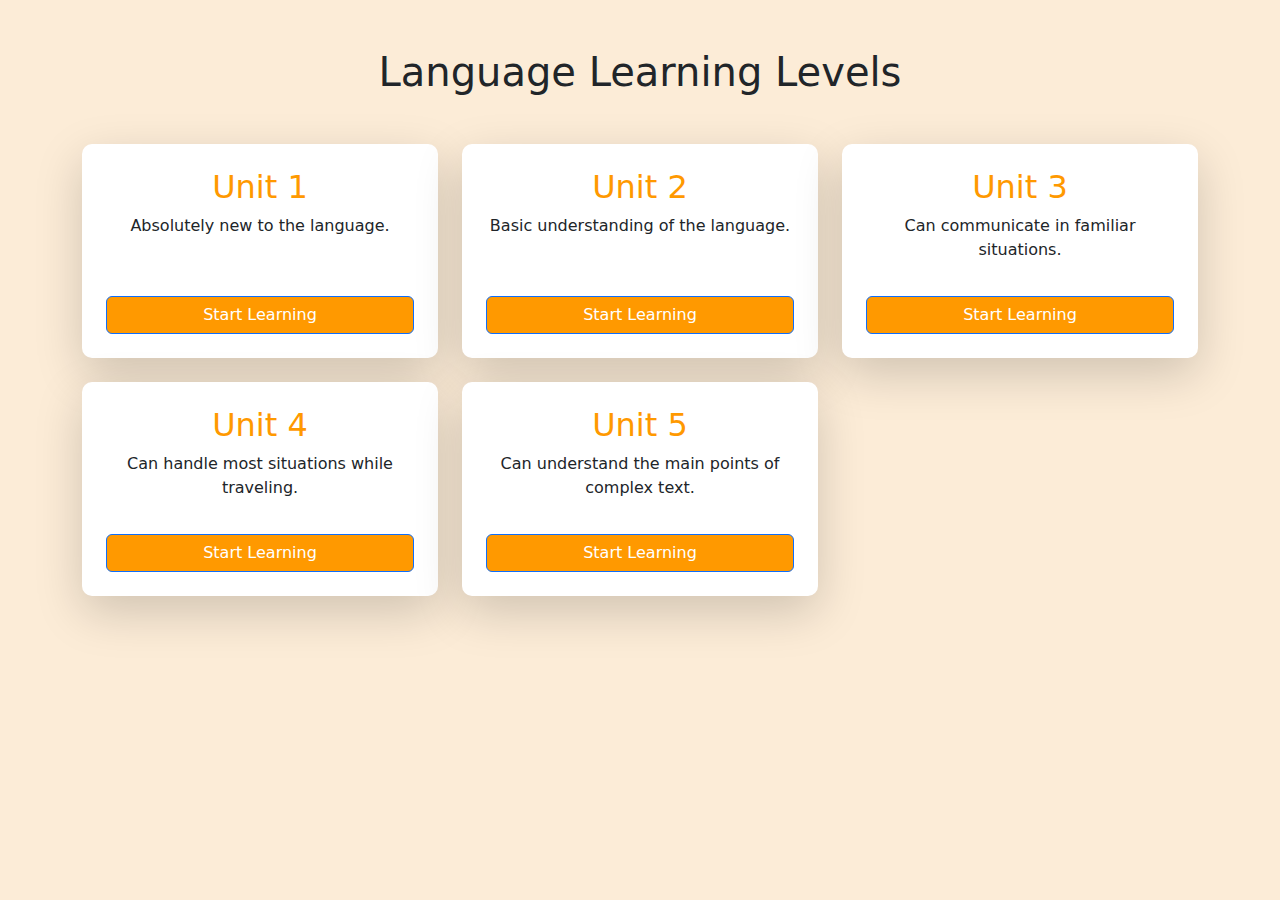
<file: Lingvoapp/Templates/unit.html>
<!DOCTYPE html>
<html lang="en">
<head>
    <meta charset="UTF-8">
    <meta name="viewport" content="width=device-width, initial-scale=1.0">
    <title>Language Learning Levels</title>
    <link href="https://cdn.jsdelivr.net/npm/bootstrap@5.3.0-alpha1/dist/css/bootstrap.min.css" rel="stylesheet">
    <style>
        body {
            background-color: #fcecd7;
        }
        .level {
            border-radius: 10px;
            transition: transform 0.3s ease;
            background-color: white;
        }
        .level:hover {
            transform: translateY(-5px);
        }
        .level-info{
            height:8rem;
        }
        .level-info h2 {
            color: #f90;
        }
        .start-learning {
            background-color: #f90;
            transition: background-color 0.3s ease;
        }
        .start-learning:hover {
            background-color: #d58000;
        }
        /* Adjusted styles for popup */
        .popup {
            display: none;
            position: fixed;
            top: 50%; /* Position at the center vertically */
            left: 50%; /* Position at the center horizontally */
            transform: translate(-50%, -50%); /* Centering trick */
            max-width: 400px; /* Decreased width */
            width: 90%; /* Adjusted width */
            padding: 20px; /* Added padding */
            background-color: rgba(0, 0, 0, 0.5);
            z-index: 9999;
        }
        .popup-content {
            position: relative;
            background-color: #fff;
            padding: 20px;
            border-radius: 10px;
        }
        .close-btn {
            position: absolute;
            top: 10px;
            right: 10px;
            cursor: pointer;
            color: #888;
            font-size: 24px;
        }
        .level-list {
            list-style-type: none;
            padding: 0;
            margin: 0;
        }
        .level-list li {
            margin-bottom: 10px;
        }
    </style>
</head>
<body>
    <div class="container">
        <h1 class="text-center my-5">Language Learning Levels</h1>
        <div class="row row-cols-1 row-cols-md-2 row-cols-lg-3 g-4">
            <div class="col">
                <div class="level p-4 shadow-lg">
                    <div class="level-info text-center">
                        <h2>Unit 1</h2>
                        <p>Absolutely new to the language.</p>
                    </div>
                    <button onclick="passid(1)" class="start-learning btn btn-primary w-100">Start Learning</button>
                </div>
            </div>
            <div class="col">
                <div class="level p-4 shadow-lg">
                    <div class="level-info text-center">
                        <h2>Unit 2</h2>
                        <p>Basic understanding of the language.</p>
                    </div>
                    <button class="start-learning btn btn-primary w-100" onclick="passid(2)">Start Learning</button>
                </div>
            </div>
            <div class="col">
                <div class="level p-4 shadow-lg">
                    <div class="level-info text-center">
                        <h2>Unit 3</h2>
                        <p>Can communicate in familiar situations.</p>
                    </div>
                    <button class="start-learning btn btn-primary w-100" onclick="passid(3)">Start Learning</button>
                </div>
            </div>
            <div class="col">
                <div class="level p-4 shadow-lg">
                    <div class="level-info text-center">
                        <h2>Unit 4</h2>
                        <p>Can handle most situations while traveling.</p>
                    </div>
                    <button class="start-learning btn btn-primary w-100" onclick="passid(4)">Start Learning</button>
                </div>
            </div>
            <div class="col">
                <div class="level p-4 shadow-lg">
                    <div class="level-info text-center">
                        <h2>Unit 5</h2>
                        <p>Can understand the main points of complex text.</p>
                    </div>
                    <button class="start-learning btn btn-primary w-100" onclick="passid(5)">Start Learning</button>
                </div>
            </div>
        </div>
    </div>

    <div class="popup" id="levelPopup">
        <div class="popup-content">
            <span class="close-btn" onclick="closePopup()">×</span>
            <h2 class="text-center mb-4">What would you prefer?</h2>
            <ul class="level-list">
                <li><a id="learn" href="{{request.user.id}}" class="btn w-100 text-light" style="background-color:#cb4400;">Learn</a></li>
                <li><a id="quiz" href="" class="btn  w-100 text-light" style="background-color:#cb4400;">Quiz</a></li>
            </ul>
        </div>
    </div>

    <script>
        function passid(id) {
            let first = document.getElementById('learn').getAttribute('href')
            document.getElementById('learn').href = first + `/${id}`;
            document.getElementById('levelPopup').style.display = 'block';
            if(id == 1){
                document.getElementById('quiz').href = first + `/${id}/quiz/1`
            }else if(id == 2){
                document.getElementById('quiz').href = first + `/${id}/quiz/16`
            }else if(id == 3){
                document.getElementById('quiz').href = first + `/${id}/quiz/31`
            }else if(id == 4){
                document.getElementById('quiz').href = first + `/${id}/quiz/46`
            }else if(id == 5){
                document.getElementById('quiz').href = first + `/${id}/quiz/61`
            }

        }
        function closePopup() {
            document.getElementById('levelPopup').style.display = 'none';
        }
    </script>
</body>
</html>
</file>
